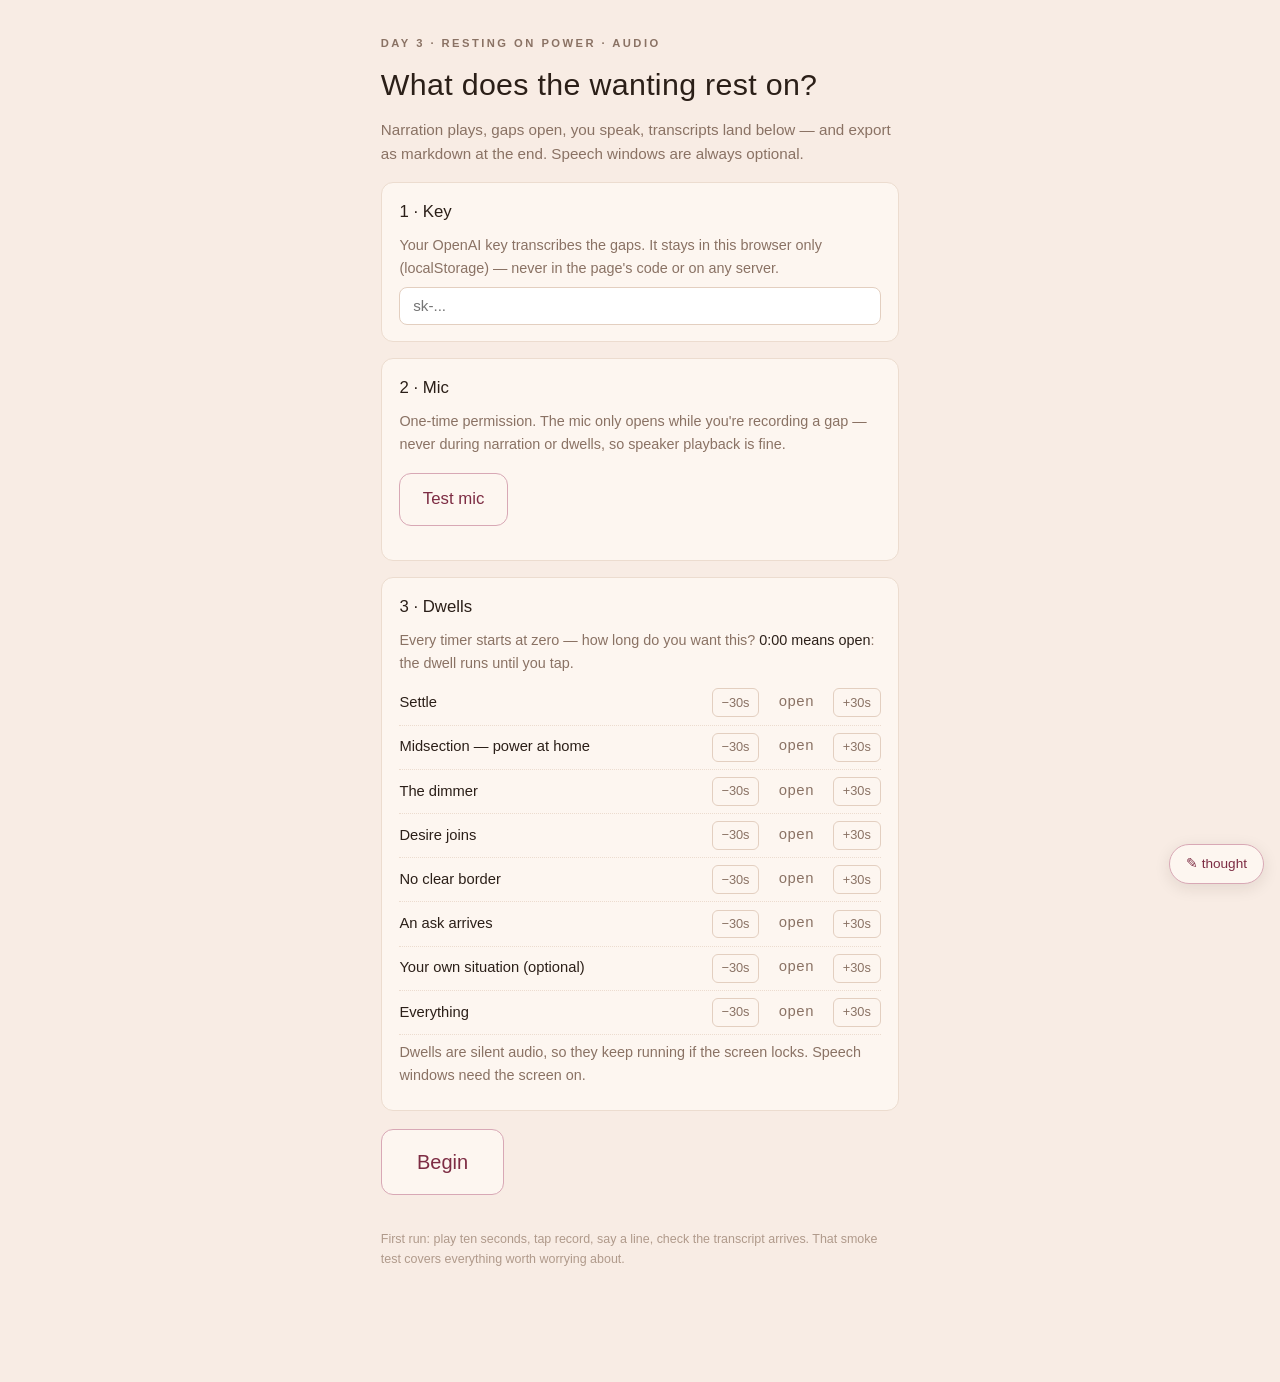
<file: index.html>
<!DOCTYPE html>
<html lang="en">
<head>
<meta charset="utf-8">
<meta name="viewport" content="width=device-width, initial-scale=1, viewport-fit=cover">
<meta name="robots" content="noindex, nofollow">
<title>Day 3 · audio</title>
<style>
:root{
  --bg:#f8ece4; --bg2:#fdf6f0; --bg3:#f1e0d4;
  --line:#e3cfc0; --line-soft:#ecdccf;
  --ink:#2b1f18; --dim:#8a7264; --faint:#b09a8b;
  --rose:#a63d5a; --rose-deep:#7d2c43; --rose-faint:#d8a8b5;
  --display:"Optima","Candara","Seravek",-apple-system,sans-serif;
  --sans:"Seravek","Avenir Next","Avenir",-apple-system,"Segoe UI",sans-serif;
  --serif:"Charter","Iowan Old Style",Georgia,serif;
  --mono:ui-monospace,"SF Mono",Menlo,monospace;
}
*{box-sizing:border-box;margin:0;padding:0}
html{background:var(--bg)}
body{font-family:var(--sans);color:var(--ink);line-height:1.6;font-size:16px;-webkit-font-smoothing:antialiased}
main{max-width:560px;margin:0 auto;padding:2.2rem 1.3rem 7rem}
button{font:inherit;color:inherit;background:none;border:none;cursor:pointer}
:focus-visible{outline:2px solid var(--rose);outline-offset:3px;border-radius:2px}
.eyebrow{font-size:.7rem;letter-spacing:.22em;text-transform:uppercase;color:var(--dim);font-weight:600}
h1{font-family:var(--display);font-weight:500;font-size:1.9rem;letter-spacing:.01em;margin:.4rem 0 .6rem}
.sub{color:var(--dim);font-size:.95rem;max-width:34em}
.screen{display:none}
.screen.on{display:block}
.card{background:var(--bg2);border:1px solid var(--line-soft);border-radius:12px;padding:1rem 1.1rem;margin:1rem 0}
.card h3{font-family:var(--display);font-weight:500;font-size:1.05rem;margin-bottom:.5rem}
.card p{font-size:.9rem;color:var(--dim);margin:.4rem 0}
input[type=password],input[type=text]{
  width:100%;padding:.6rem .8rem;border:1px solid var(--line);border-radius:8px;
  background:#fff;color:var(--ink);font-size:.95rem}
.btn{display:inline-block;font-size:1.05rem;color:var(--rose-deep);border:1px solid var(--rose-faint);
  border-radius:12px;padding:.75rem 1.4rem;background:var(--bg2)}
.btn:hover{border-color:var(--rose-deep)}
.btn.big{font-size:1.25rem;padding:1rem 2.2rem;font-family:var(--display)}
#session .btnrow .btn{font-size:1.15rem;padding:.95rem 1.5rem}
#session #bigbtn{flex:1 1 auto;min-height:3.4rem}
#clockline{font-family:var(--mono);font-size:.78rem;color:var(--dim);margin:.2rem 0 0;letter-spacing:.04em}
.btn.quiet{color:var(--dim);border-color:var(--line)}
.btn:disabled{opacity:.4;pointer-events:none}
.btnrow{display:flex;gap:.7rem;align-items:center;flex-wrap:wrap;margin:1.1rem 0}
.durrow{display:flex;align-items:center;gap:.5rem;padding:.45rem 0;border-bottom:1px dotted var(--line-soft);font-size:.92rem}
.durrow .lab{flex:1}
.durrow .val{font-family:var(--mono);min-width:3.6rem;text-align:center;color:var(--dim)}
.durrow button{font-size:.8rem;color:var(--dim);border:1px solid var(--line);border-radius:6px;padding:.2rem .55rem;background:var(--bg2)}
.durnote{color:var(--faint);font-size:.8rem;margin-top:.6rem}
#stage{min-height:9rem;display:flex;flex-direction:column;justify-content:center;align-items:center;
  text-align:center;background:var(--bg2);border:1px solid var(--line-soft);border-radius:14px;
  padding:1.6rem 1.2rem;margin:1.4rem 0}
#stage .big{font-family:var(--mono);font-size:3rem;color:var(--ink);letter-spacing:.04em}
#stage .word{font-family:var(--serif);font-size:1.05rem;color:var(--dim);max-width:26em}
#stage .rec{color:var(--rose-deep);font-weight:600;letter-spacing:.12em;text-transform:uppercase;font-size:.75rem}
@keyframes pulse{0%,100%{opacity:1}50%{opacity:.35}}
#stage .rec.live{animation:pulse 1.4s ease infinite}
.feed{margin-top:1.6rem}
.feed h3{font-size:.7rem;letter-spacing:.22em;text-transform:uppercase;color:var(--faint);font-weight:600;margin-bottom:.5rem}
.entry{border-left:2px solid var(--rose-faint);padding:.2rem 0 .2rem .9rem;margin:.9rem 0}
.entry .lab{font-size:.72rem;letter-spacing:.14em;text-transform:uppercase;color:var(--faint)}
.entry .txt{font-family:var(--serif);font-size:.98rem;line-height:1.6;margin-top:.2rem;min-height:1.2rem}
.entry .txt:focus{outline:none;background:var(--bg2);border-radius:6px}
.err{color:var(--rose-deep);font-size:.85rem;margin:.6rem 0}
#exporttext{width:100%;height:18rem;background:#fff;color:var(--ink);border:1px solid var(--line);
  border-radius:8px;padding:.9rem;font-family:var(--mono);font-size:.76rem;line-height:1.5;margin-top:1rem}
.foot{color:var(--faint);font-size:.78rem;margin-top:2.2rem}
#notedock{position:fixed;right:1rem;bottom:1rem;z-index:8;width:min(340px,calc(100vw - 2rem));
  display:flex;flex-direction:column;align-items:flex-end;gap:.5rem}
#notebtn{font-size:.85rem;color:var(--rose-deep);border:1px solid var(--rose-faint);border-radius:999px;
  padding:.5rem 1rem;background:var(--bg2);box-shadow:0 4px 16px rgba(43,31,24,.10)}
#notepanel{width:100%;background:var(--bg2);border:1px solid var(--line);border-radius:12px;
  padding:.8rem;box-shadow:0 6px 24px rgba(43,31,24,.12)}
#notepen{min-height:4.5rem;max-height:34vh;overflow:auto;background:#fff;border:1px dashed var(--line);
  border-radius:8px;padding:.7rem .8rem;font-size:.95rem;line-height:1.55;color:var(--ink)}
#notepen:focus{outline:none;border-color:var(--rose);border-style:solid}
#notepen:empty::before{content:attr(data-ph);color:var(--faint)}
#notepanel .btnrow{margin:.7rem 0 0}
#notepanel .btn{padding:.4rem .9rem;font-size:.85rem}
</style>
</head>
<body>
<main>

<!-- ============ SETUP ============ -->
<section id="setup" class="screen on">
  <p class="eyebrow">Day 3 · resting on power · audio</p>
  <h1>What does the wanting rest on?</h1>
  <p class="sub">Narration plays, gaps open, you speak, transcripts land below — and export as markdown at the end. Speech windows are always optional.</p>
  <p class="sub" id="totals" style="margin-top:.5rem;font-family:var(--mono);font-size:.8rem"></p>

  <div class="card">
    <h3>1 · Key</h3>
    <p>Your OpenAI key transcribes the gaps. It stays in this browser only (localStorage) — never in the page's code or on any server.</p>
    <input type="password" id="keyin" placeholder="sk-..." autocomplete="off">
  </div>

  <div class="card">
    <h3>2 · Mic</h3>
    <p>One-time permission. The mic only opens while you're recording a gap — never during narration or dwells, so speaker playback is fine.</p>
    <div class="btnrow"><button class="btn" id="mictest">Test mic</button><span id="micstat" style="font-size:.85rem;color:var(--dim)"></span></div>
  </div>

  <div class="card">
    <h3>3 · Dwells</h3>
    <p>Every timer starts at zero — how long do you want this? <span style="color:var(--ink)">0:00 means open</span>: the dwell runs until you tap.</p>
    <div id="durs"></div>
    <p class="durnote">Dwells are silent audio, so they keep running if the screen locks. Speech windows need the screen on.</p>
  </div>

  <div class="btnrow">
    <button class="btn big" id="begin">Begin</button>
    <button class="btn quiet" id="resume" style="display:none">Resume session</button>
    <button class="btn quiet" id="restart" style="display:none">Start over</button>
  </div>
  <p class="foot">First run: play ten seconds, tap record, say a line, check the transcript arrives. That smoke test covers everything worth worrying about.</p>
</section>

<!-- ============ SESSION ============ -->
<section id="session" class="screen">
  <p class="eyebrow" id="crumb"></p>
  <h1 id="steptitle" style="font-size:1.5rem"></h1>
  <div id="clockline">session <span id="clock">0:00</span> · sat <span id="satsum">0:00</span></div>
  <div id="stage"></div>
  <div class="btnrow">
    <button class="btn" id="bigbtn"></button>
    <button class="btn quiet" id="altbtn" style="display:none"></button>
    <button class="btn quiet" id="skipbtn">Skip →</button>
  </div>
  <div class="err" id="errbox" style="display:none"></div>
  <div class="feed"><h3>Transcripts this session</h3><div id="feed"></div></div>
</section>

<!-- ============ DONE ============ -->
<section id="done" class="screen">
  <p class="eyebrow">Day 3 · export</p>
  <h1>The day, in your words</h1>
  <p class="sub">Copy this into the course thread — same ritual as the artifact export. Entries are editable on the session screen before you export.</p>
  <textarea id="exporttext" readonly></textarea>
  <div class="btnrow">
    <button class="btn" id="copybtn">Copy</button>
    <button class="btn quiet" id="backbtn">← Back to session</button>
    <button class="btn quiet" id="newbtn">New session</button>
  </div>
</section>

</main>

<!-- traveling pen — available at any step -->
<div id="notedock" hidden>
  <div id="notepanel" hidden>
    <div id="notepen" contenteditable="true" data-ph="type or paste — or record"></div>
    <div class="btnrow">
      <button class="btn" id="noterec">● Record</button>
      <button class="btn" id="notesave">Save</button>
      <button class="btn quiet" id="notecancel">Cancel</button>
    </div>
    <div class="err" id="noteerr" style="display:none"></div>
  </div>
  <button id="notebtn">✎ thought</button>
</div>

<audio id="au" preload="auto" playsinline></audio>
<script>
(function(){
var NS='owaudio_d3_';
function save(k,v){try{localStorage.setItem(NS+k,v)}catch(e){}}
function load(k){try{return localStorage.getItem(NS+k)}catch(e){return null}}
function jload(k,d){try{return JSON.parse(load(k))||d}catch(e){return d}}
function fmt(s){s=Math.max(0,Math.round(s));return Math.floor(s/60)+':'+String(s%60).padStart(2,'0')}

/* ---------- flow ---------- */
function S(id,crumb,title){return {t:'say',id:id,crumb:crumb,title:title}}
function SPK(key,label,prompt,title,long){return {t:'speak',key:key,label:label,prompt:prompt,crumb:'Speech window',title:title,long:!!long}}
function DW(key,title){return {t:'dwell',key:key,crumb:'Dwell',title:title}}
var SEQ=[
 S('arrive','Arrive','Arrive'),
 S('soak_intro','Soak','Four voices, then yours'),
 S('soak1','Soak · 1 of 5','Blackstone — the real thing'),
 SPK('d3_soak1','✎ d3_soak1 · the real thing','prompt_generic','In your own words'),
 S('soak1_verify','Soak · 1 of 5','The verify'),
 S('soak2','Soak · 2 of 5','Blackstone — the counterfeit'),
 SPK('d3_soak2','✎ d3_soak2 · the counterfeit','prompt_generic','In your own words'),
 S('soak2_verify','Soak · 2 of 5','The verify'),
 S('soak3','Soak · 3 of 5','Chapman — “Power”'),
 SPK('d3_soak3','✎ d3_soak3 · Chapman, Power','prompt_generic','In your own words'),
 S('soak3_verify','Soak · 3 of 5','The verify'),
 S('soak4','Soak · 4 of 5','Chapman — wrathful practice'),
 SPK('d3_soak4','✎ d3_soak4 · wrathful','prompt_generic','In your own words'),
 S('soak4_verify','Soak · 4 of 5','The verify'),
 S('soak5','Soak · 5 of 5','The fifth voice is yours'),
 SPK('d3_soak5','✎ d3_soak5 · where does it land now','',  'Where does it land now?'),
 S('practice_intro','Practice','Midsection-anchored'),
 S('st_settle','Practice · 1 of 8','Settle'),
 DW('settle','Settle'),
 SPK('d3_st_settle','Settle — notes','prompt_generic','What showed up?'),
 S('st_power','Practice · 2 of 8','Midsection — power at home'),
 DW('power','Midsection — power at home'),
 SPK('d3_st_power','Power at home — notes','prompt_generic','What showed up?'),
 S('st_dimmer','Practice · 3 of 8','The dimmer'),
 DW('dimmer','The dimmer'),
 SPK('d3_st_dimmer','The dimmer — notes','prompt_dimmer','Intensifying vs. pushing'),
 S('st_blend','Practice · 4 of 8','Desire joins'),
 DW('blend','Desire joins'),
 SPK('d3_st_blend','Desire joins — notes','prompt_generic','What showed up?'),
 S('st_border','Practice · 5 of 8','No clear border'),
 DW('border','No clear border'),
 SPK('d3_st_border','No clear border — notes','prompt_border','What did the border turn out to be?'),
 S('st_ask','Practice · 6 of 8','An ask arrives'),
 DW('ask','An ask arrives'),
 SPK('d3_st_ask','An ask arrives — notes','prompt_ask','Did both wants stay visible?'),
 S('st_own','Practice · 7 of 8','Optional — your own situation'),
 DW('own','Your own situation'),
 SPK('d3_st_own','Your own situation — notes','prompt_generic','What held?'),
 S('st_everything','Practice · 8 of 8','Everything'),
 DW('everything','Everything'),
 SPK('d3_st_everything','Everything — notes','prompt_generic','What showed up?'),
 S('sayitback','Say it back','Ground, or push?'),
 SPK('d3_sayitback','✎ d3_sayitback · ground or push','','Ground, or push?',true),
 S('sayitback_sources','Say it back','The sources'),
 SPK('feedback','Feedback','prompt_feedback','For the build'),
 S('close','Close','The field note stays in the field')
];
var DWELLS=[['settle','Settle'],['power','Midsection — power at home'],['dimmer','The dimmer'],
 ['blend','Desire joins'],['border','No clear border'],['ask','An ask arrives'],
 ['own','Your own situation (optional)'],['everything','Everything']];

/* ---------- state ---------- */
var idx=Number(load('idx'))||0;
var tx=jload('tx',{});        // key -> {text, at}
var sat=jload('sat',{});      // dwell key -> seconds actually dwelt
var t0=Number(load('t0'))||0; // session epoch start
var au=document.getElementById('au');
var micStream=null, rec=null, chunks=[], recTimer=null, recStart=0, lastBlob=null, lastKey=null;
var dwellIv=null, dwellLoops=0, dwellStart=0, dwellOpen=false;

/* ---------- screens ---------- */
var scr={setup:document.getElementById('setup'),session:document.getElementById('session'),done:document.getElementById('done')};
function show(id){for(var k in scr)scr[k].classList.toggle('on',k===id);
  document.getElementById('notedock').hidden=(id!=='session');window.scrollTo(0,0)}

/* ---------- setup ---------- */
var keyin=document.getElementById('keyin');
keyin.value=localStorage.getItem('owaudio_key')||'';
keyin.addEventListener('change',function(){localStorage.setItem('owaudio_key',keyin.value.trim())});
document.getElementById('mictest').addEventListener('click',function(){
  var st=document.getElementById('micstat');st.textContent='asking…';
  navigator.mediaDevices.getUserMedia({audio:true}).then(function(s){
    s.getTracks().forEach(function(t){t.stop()});st.textContent='✓ mic works';
  }).catch(function(e){st.textContent='✗ '+e.name});
});
var dursEl=document.getElementById('durs');
DWELLS.forEach(function(d){
  var key=d[0],row=document.createElement('div');row.className='durrow';
  var cur=Number(load('dur_'+key))||0;
  row.innerHTML='<span class="lab">'+d[1]+'</span><button data-d="-30">−30s</button>'+
    '<span class="val">'+(cur?fmt(cur):'open')+'</span><button data-d="30">+30s</button>';
  row.querySelectorAll('button').forEach(function(b){
    b.addEventListener('click',function(){
      cur=Math.max(0,Math.min(1800,cur+Number(b.getAttribute('data-d'))));
      save('dur_'+key,String(cur));
      row.querySelector('.val').textContent=cur?fmt(cur):'open';
    });
  });
  dursEl.appendChild(row);
});
if(idx>0&&idx<SEQ.length){
  document.getElementById('resume').style.display='inline-block';
  document.getElementById('restart').style.display='inline-block';
}
function satTotal(){var s=0;for(var k in sat)s+=sat[k]||0;return s}
(function(){
  var sessions=jload('sessions',{}),n=0,dur=0,satd=0;
  for(var k in sessions){n++;dur+=sessions[k].dur||0;satd+=sessions[k].sat||0}
  if(n)document.getElementById('totals').textContent=
    'practiced here: '+fmt(dur)+' across '+n+' session'+(n>1?'s':'')+' · '+fmt(satd)+' in dwells';
})();
setInterval(function(){
  if(!scr.session.classList.contains('on')||!t0)return;
  document.getElementById('clock').textContent=fmt((Date.now()-t0)/1000);
  document.getElementById('satsum').textContent=fmt(satTotal());
},1000);
document.getElementById('begin').addEventListener('click',function(){
  if(!localStorage.getItem('owaudio_key')){keyin.focus();return}
  resetSession();wake();show('session');go(0);
});
document.getElementById('resume').addEventListener('click',function(){wake();show('session');go(idx)});
document.getElementById('restart').addEventListener('click',function(){resetSession();renderFeed();
  document.getElementById('resume').style.display='none';document.getElementById('restart').style.display='none'});
function resetSession(){idx=0;tx={};sat={};t0=Date.now();
  save('idx','0');save('tx','{}');save('sat','{}');save('t0',String(t0))}

/* ---------- wake lock ---------- */
var wl=null;
function wake(){if(navigator.wakeLock)navigator.wakeLock.request('screen').then(function(l){wl=l}).catch(function(){})}
document.addEventListener('visibilitychange',function(){if(document.visibilityState==='visible'&&!scr.setup.classList.contains('on'))wake()});

/* ---------- session ui ---------- */
var crumb=document.getElementById('crumb'),title=document.getElementById('steptitle'),
    stage=document.getElementById('stage'),bigbtn=document.getElementById('bigbtn'),
    altbtn=document.getElementById('altbtn'),skipbtn=document.getElementById('skipbtn'),
    errbox=document.getElementById('errbox'),feed=document.getElementById('feed');
function setStage(html){stage.innerHTML=html}
function setButtons(main,mainFn,alt,altFn){
  bigbtn.textContent=main||'';bigbtn.style.display=main?'inline-block':'none';bigbtn.onclick=mainFn||null;
  altbtn.textContent=alt||'';altbtn.style.display=alt?'inline-block':'none';altbtn.onclick=altFn||null;
}
function err(msg){errbox.style.display=msg?'block':'none';errbox.textContent=msg||''}

function go(i){
  clearInterval(dwellIv);dwellIv=null;err('');
  if(i>=SEQ.length){finish();return}
  idx=i;save('idx',String(i));
  var st=SEQ[i];crumb.textContent=st.crumb;title.textContent=st.title;
  if(st.t==='say')doSay(st);
  else if(st.t==='dwell')doDwell(st);
  else doSpeak(st);
}
skipbtn.addEventListener('click',function(){au.pause();au.onended=null;stopRec(true);go(idx+1)});

/* ---------- narration ---------- */
function play(id,onend){au.onended=onend||null;au.src='audio/'+id+'.mp3';au.play().catch(function(e){err('Tap play — '+e.name)})}
function doSay(st){
  setStage('<span class="word">narration</span>');
  setButtons('Pause',function(){
    if(au.paused){au.play();bigbtn.textContent='Pause'}else{au.pause();bigbtn.textContent='Play'}
  },'Replay',function(){play(st.id,function(){go(idx+1)})});
  play(st.id,function(){go(idx+1)});
}

/* ---------- dwell: looped silence -> chime ---------- */
function doDwell(st){
  var dur=Number(load('dur_'+st.key))||0;dwellOpen=(dur===0);
  dwellLoops=0;dwellStart=Date.now();
  function tick(){
    var el=(Date.now()-dwellStart)/1000;
    setStage('<span class="big">'+(dwellOpen?fmt(el):fmt(Math.max(0,dur-el)))+'</span>'+
      '<span class="word">'+(dwellOpen?'open dwell — end when you want':'the chime is permission, not a demand')+'</span>');
    if(!dwellOpen&&el>=dur){endDwell(st)}
  }
  dwellIv=setInterval(tick,500);tick();
  setButtons(dwellOpen?'End dwell':'End early',function(){endDwell(st)},null,null);
  loopSilence();
}
function loopSilence(){au.onended=function(){dwellLoops++;loopSilence()};au.src='audio/silence30.mp3';au.play().catch(function(){})}
function endDwell(st){
  clearInterval(dwellIv);dwellIv=null;au.onended=null;
  sat[st.key]=Math.round((Date.now()-dwellStart)/1000);save('sat',JSON.stringify(sat));
  au.src='audio/chime.mp3';
  au.onended=function(){go(idx+1)};
  au.play().catch(function(){go(idx+1)});
}

/* ---------- speech windows ---------- */
function doSpeak(st){
  lastKey=st.key;lastBlob=null;
  function idle(){
    var existing=tx[st.key];
    setStage('<span class="word">'+st.title+(existing?'<br><em>already answered — record again to replace</em>':'')+'</span>');
    setButtons('● Record',startRec,'Continue →',function(){go(idx+1)});
  }
  if(st.prompt){play(st.prompt,idle);setStage('<span class="word">…</span>');setButtons(null,null,null,null)}
  else idle();

  function startRec(){
    err('');
    navigator.mediaDevices.getUserMedia({audio:true}).then(function(s){
      micStream=s;chunks=[];
      var mime=['audio/mp4','audio/webm;codecs=opus','audio/webm'].find(function(m){return window.MediaRecorder&&MediaRecorder.isTypeSupported(m)})||'';
      rec=new MediaRecorder(s,mime?{mimeType:mime}:undefined);
      rec.ondataavailable=function(e){if(e.data.size)chunks.push(e.data)};
      rec.onstop=function(){
        micStream.getTracks().forEach(function(t){t.stop()});micStream=null;
        var blob=new Blob(chunks,{type:rec.mimeType||'audio/webm'});
        if(blob.size<1200){idle();return}
        lastBlob=blob;transcribe(blob,st);
      };
      recStart=Date.now();rec.start();
      recTimer=setInterval(function(){
        var el=(Date.now()-recStart)/1000;
        setStage('<span class="rec live">● recording</span><span class="big">'+fmt(el)+'</span>');
        if(el>=180)stopRec();
      },400);
      setStage('<span class="rec live">● recording</span><span class="big">0:00</span>');
      setButtons('⏹ Stop',function(){stopRec()},null,null);
    }).catch(function(e){err('Mic: '+e.name)});
  }
}
function stopRec(silent){
  clearInterval(recTimer);recTimer=null;
  if(rec&&rec.state!=='inactive'){if(silent)rec.onstop=function(){if(micStream){micStream.getTracks().forEach(function(t){t.stop()});micStream=null}};rec.stop()}
  rec=silent?null:rec;
}
function whisper(blob){
  var key=localStorage.getItem('owaudio_key');
  var ext=(blob.type.indexOf('mp4')>-1)?'mp4':'webm';
  var fd=new FormData();
  fd.append('file',blob,'clip.'+ext);
  fd.append('model','whisper-1');
  fd.append('language','en');
  fd.append('temperature','0');
  fd.append('prompt','Owning wanting course. Blackstone, Chapman, Hudson, midsection, facsimile, counterfeit, ferocity, wrathful, dantien, kua, desire settling on power, the dimmer, no clear border.');
  return fetch('https://api.openai.com/v1/audio/transcriptions',{method:'POST',headers:{'Authorization':'Bearer '+key},body:fd})
    .then(function(r){if(!r.ok)return r.text().then(function(t){throw new Error(r.status+' '+t.slice(0,120))});return r.json()})
    .then(function(j){return (j.text||'').trim()});
}
function transcribe(blob,st){
  setStage('<span class="word">transcribing…</span>');setButtons(null,null,null,null);
  whisper(blob)
  .then(function(text){
    tx[st.key]={text:text,at:Math.round((Date.now()-t0)/1000)};
    save('tx',JSON.stringify(tx));renderFeed();
    setStage('<span class="word">✓ landed below — edit it there if needed</span>');
    setButtons('Continue →',function(){go(idx+1)},'Re-record',function(){go(idx)});
  })
  .catch(function(e){
    err('Transcription failed: '+e.message);
    setStage('<span class="word">the recording is still here</span>');
    setButtons('Retry',function(){transcribe(blob,st)},'Type instead',function(){
      tx[st.key]={text:'',at:Math.round((Date.now()-t0)/1000)};save('tx',JSON.stringify(tx));
      renderFeed();err('');
      setStage('<span class="word">type into the entry below, then continue</span>');
      setButtons('Continue →',function(){go(idx+1)},null,null);
    });
  });
}

/* ---------- traveling pen: pause anywhere, type/paste or record ---------- */
var notebtn=document.getElementById('notebtn'),notepanel=document.getElementById('notepanel'),
    notepen=document.getElementById('notepen'),noteerr=document.getElementById('noteerr'),
    pausedByNote=false,nStream=null,nRec=null;
function noteErr(m){noteerr.style.display=m?'block':'none';noteerr.textContent=m||''}
notebtn.addEventListener('click',function(){
  if(!notepanel.hidden){closeNote(false);return}
  pausedByNote=(!au.paused&&SEQ[idx]&&SEQ[idx].t!=='dwell');
  if(pausedByNote){au.pause();if(SEQ[idx].t==='say')bigbtn.textContent='Play'}
  notepanel.hidden=false;notebtn.textContent='✕ close';notepen.focus();
});
document.getElementById('notecancel').addEventListener('click',function(){closeNote(false)});
document.getElementById('notesave').addEventListener('click',function(){closeNote(true)});
function closeNote(saveIt){
  stopNoteRec();
  if(saveIt){
    var t=notepen.innerText.trim();
    if(t){
      var k='note_'+Date.now();
      tx[k]={text:t,at:Math.round((Date.now()-t0)/1000),label:(SEQ[idx]?SEQ[idx].title:'')};
      save('tx',JSON.stringify(tx));renderFeed();
    }
  }
  notepen.textContent='';noteErr('');notepanel.hidden=true;notebtn.textContent='✎ thought';
  if(pausedByNote){au.play().catch(function(){});if(SEQ[idx]&&SEQ[idx].t==='say')bigbtn.textContent='Pause'}
  pausedByNote=false;
}
function stopNoteRec(){if(nRec&&nRec.state!=='inactive')nRec.stop();else if(nStream){nStream.getTracks().forEach(function(t){t.stop()});nStream=null}}
document.getElementById('noterec').addEventListener('click',function(){
  var b=this;
  if(nRec&&nRec.state==='recording'){nRec.stop();return}
  noteErr('');
  navigator.mediaDevices.getUserMedia({audio:true}).then(function(s){
    nStream=s;var chunks2=[];
    var mime=['audio/mp4','audio/webm;codecs=opus','audio/webm'].find(function(m){return window.MediaRecorder&&MediaRecorder.isTypeSupported(m)})||'';
    nRec=new MediaRecorder(s,mime?{mimeType:mime}:undefined);
    nRec.ondataavailable=function(e){if(e.data.size)chunks2.push(e.data)};
    nRec.onstop=function(){
      nStream.getTracks().forEach(function(t){t.stop()});nStream=null;
      b.textContent='● Record';
      var blob=new Blob(chunks2,{type:nRec.mimeType||'audio/webm'});nRec=null;
      if(blob.size<1200)return;
      b.textContent='…transcribing';
      whisper(blob).then(function(text){
        b.textContent='● Record';
        notepen.textContent=(notepen.innerText.trim()?notepen.innerText.trim()+' ':'')+text;
      }).catch(function(e){b.textContent='● Record';noteErr('Transcription failed: '+e.message)});
    };
    nRec.start();b.textContent='⏹ Stop';
  }).catch(function(e){noteErr('Mic: '+e.name)});
});

/* ---------- transcript feed ---------- */
function labelFor(key){
  var s=SEQ.find(function(x){return x.t==='speak'&&x.key===key});return s?s.label:key;
}
function renderFeed(){
  feed.innerHTML='';
  Object.keys(tx).forEach(function(k){
    var e=document.createElement('div');e.className='entry';
    e.innerHTML='<div class="lab">'+(k.indexOf('note_')===0?('✎ thought · during '+(tx[k].label||'—')):labelFor(k))+' · at '+fmt(tx[k].at)+'</div>'+
      '<div class="txt" contenteditable="true"></div>';
    var t=e.querySelector('.txt');t.textContent=tx[k].text;
    t.addEventListener('input',function(){tx[k].text=t.textContent;save('tx',JSON.stringify(tx))});
    feed.appendChild(e);
  });
}
renderFeed();

/* ---------- export ---------- */
function buildExport(){
  var out=['## Day 3 · Resting on power — audio session export ('+new Date().toISOString().slice(0,10)+')',
    '*session '+fmt((Date.now()-t0)/1000)+' · dwells sat '+fmt(satTotal())+'*',''];
  DWELLS.forEach(function(d){
    var k=d[0],note=tx['d3_st_'+k];
    if(!sat[k]&&!(note&&note.text))return;
    out.push('**'+d[1].replace(' (optional)','')+'**'+(sat[k]?' — ✓ sat ('+fmt(sat[k])+')':''));
    if(note&&note.text)out.push(note.text);
    out.push('');
  });
  ['d3_soak1','d3_soak2','d3_soak3','d3_soak4','d3_soak5','d3_sayitback'].forEach(function(k){
    if(tx[k]&&tx[k].text){out.push('**✎ '+k+'** · at '+fmt(tx[k].at),tx[k].text,'')}
  });
  Object.keys(tx).forEach(function(k){
    if(k.indexOf('note_')===0&&tx[k].text){out.push('**✎ thought · during '+(tx[k].label||'—')+' · at '+fmt(tx[k].at)+'**',tx[k].text,'')}
  });
  if(tx.feedback&&tx.feedback.text){out.push('**Feedback**',tx.feedback.text,'')}
  return out.join('\n');
}
function finish(){
  var sessions=jload('sessions',{});
  sessions[t0]={dur:Math.round((Date.now()-t0)/1000),sat:satTotal()};
  save('sessions',JSON.stringify(sessions));
  document.getElementById('exporttext').value=buildExport();show('done');
}
document.getElementById('copybtn').addEventListener('click',function(){
  var ta=document.getElementById('exporttext');ta.select();
  try{navigator.clipboard.writeText(ta.value)}catch(e){document.execCommand('copy')}
  this.textContent='Copied ✓';var b=this;setTimeout(function(){b.textContent='Copy'},1800);
});
document.getElementById('backbtn').addEventListener('click',function(){show('session');go(Math.min(idx,SEQ.length-1))});
document.getElementById('newbtn').addEventListener('click',function(){resetSession();renderFeed();show('setup')});
})();
</script>
</body>
</html>
</file>
